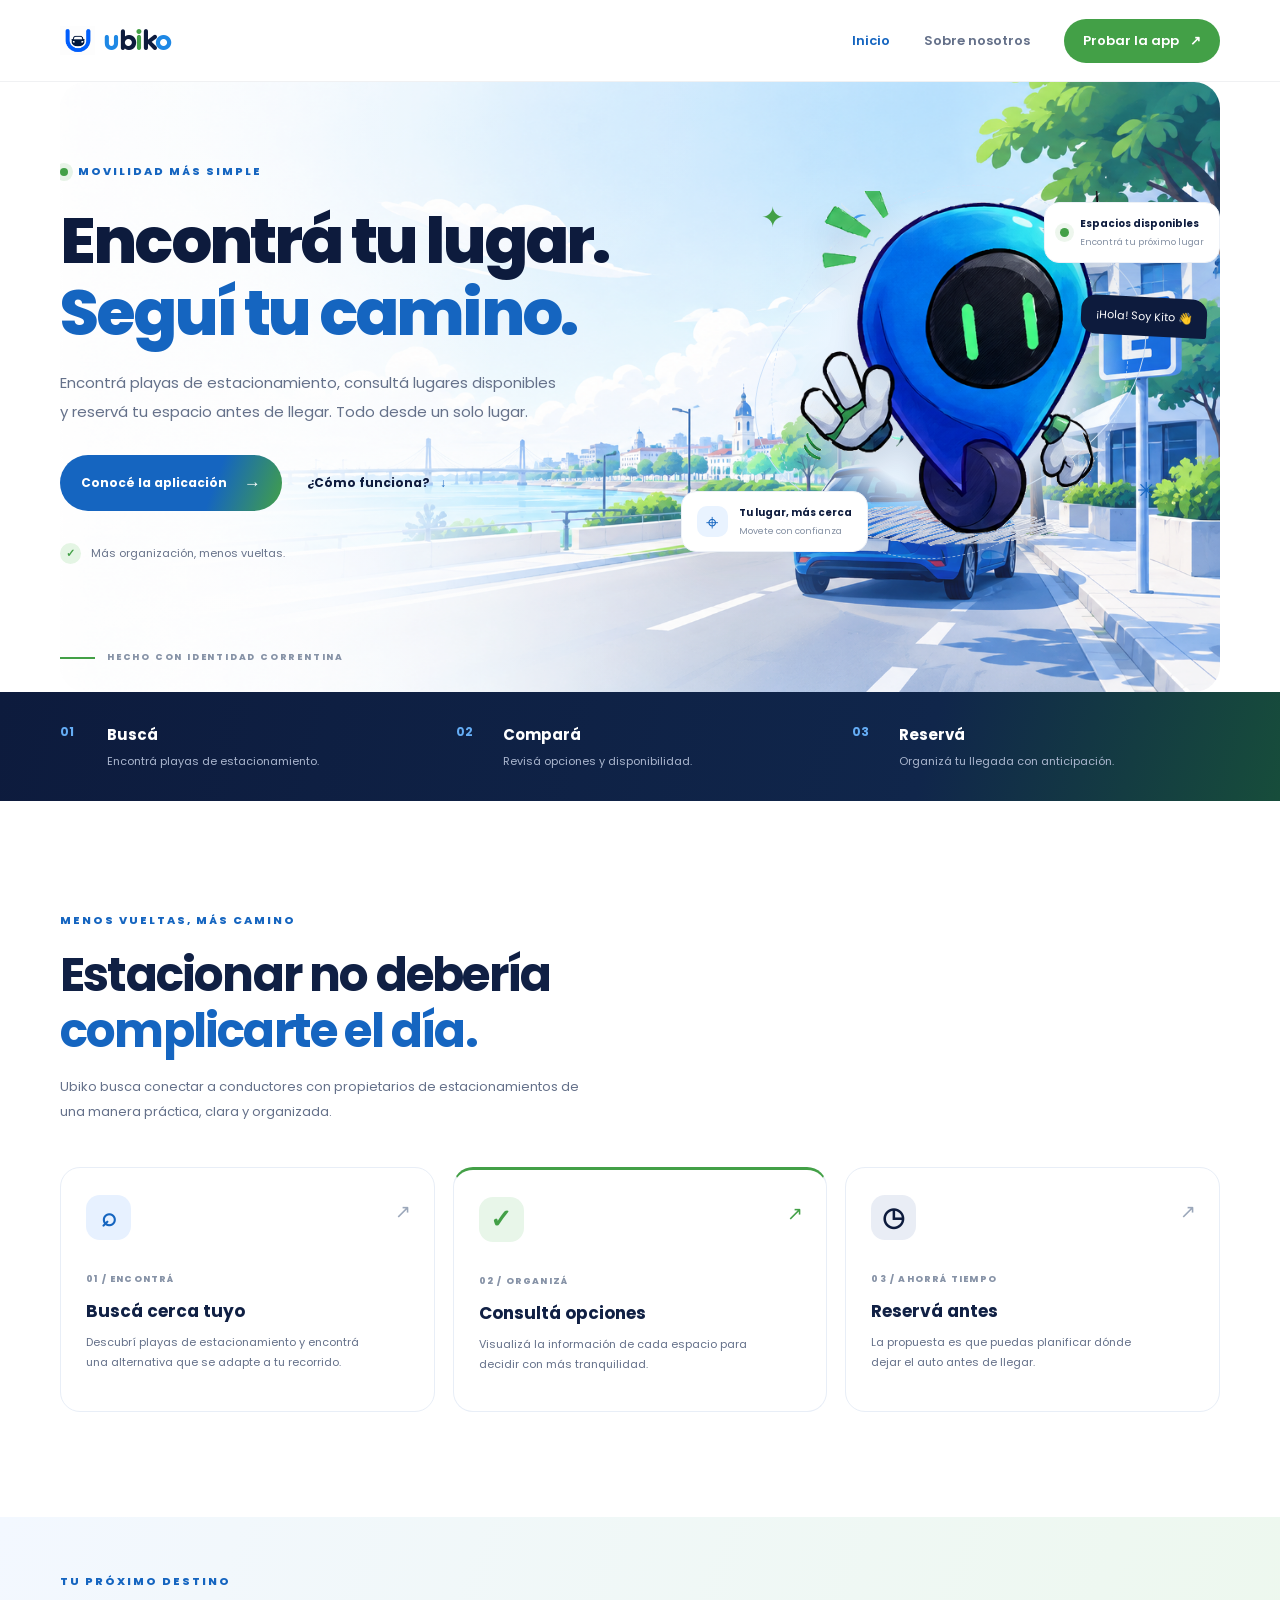
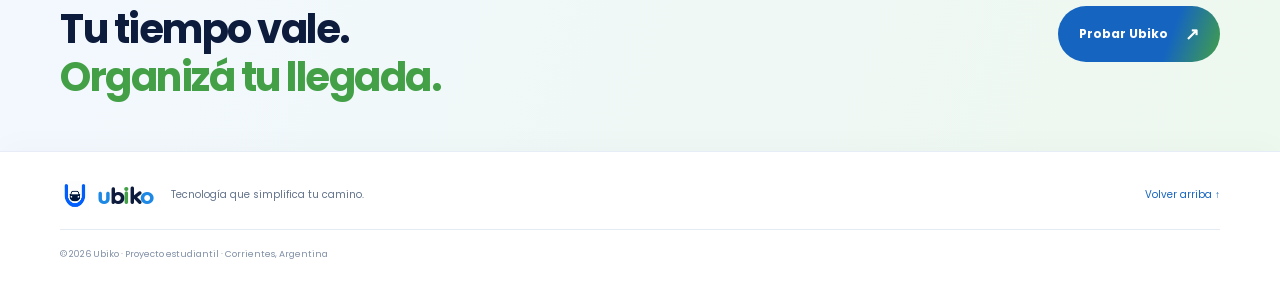
<file: index.html>
<!doctype html>
<html lang="es">
<head>
  <meta charset="utf-8">
  <meta name="viewport" content="width=device-width, initial-scale=1">
  <meta name="theme-color" content="#0D1B3D">
  <meta name="description" content="Ubiko conecta conductores con playas de estacionamiento. Tecnología que simplifica tu camino.">
  <title>Inicio | Ubiko</title>
  <link rel="icon" type="image/png" href="assets/ubiko-icono.png">
  <link rel="preconnect" href="https://fonts.googleapis.com">
  <link rel="preconnect" href="https://fonts.gstatic.com" crossorigin>
  <link href="https://fonts.googleapis.com/css2?family=Poppins:wght@400;500;600;700;800&display=swap" rel="stylesheet">
  <link rel="stylesheet" href="styles.css">
</head>
<body data-page="home">
  <div class="page-loader" id="page-loader" aria-label="Cargando Ubiko">
    <div class="loader-brand" aria-label="Ubiko"><span class="logo-u">u</span><span class="logo-b">b</span><span class="logo-i">i</span><span class="logo-k">k</span><span class="logo-o">o</span></div>
    <div class="loader-scene">
      <div class="loader-road"><i></i><i></i><i></i></div>
      <div class="loader-kito-wrap">
        <img src="assets/kito-loading-render.png" class="loader-kito" alt="">
        <span class="loader-wheel wheel-left"></span><span class="loader-wheel wheel-right"></span>
      </div>
    </div>
    <p class="loader-caption">Preparando tu camino<span class="loading-dots">...</span></p>
    <div class="loader-progress"><span></span></div>
  </div>
  <header class="site-header">
    <a class="brand" href="index.html" aria-label="Ubiko, ir al inicio">
      <img src="assets/ubiko-icono.png" alt="" class="brand-mark">
      <span class="wordmark" aria-label="Ubiko"><span class="logo-u">u</span><span class="logo-b">b</span><span class="logo-i">i</span><span class="logo-k">k</span><span class="logo-o">o</span></span>
    </a>
    <button class="menu-toggle" aria-label="Abrir menú" aria-expanded="false"><span></span><span></span><span></span></button>
    <nav class="nav-links" aria-label="Navegación principal">
      <a class="nav-link active" href="index.html">Inicio</a>
      <a class="nav-link " href="nosotros.html">Sobre nosotros</a>
      <a class="nav-link nav-cta " href="probar.html">Probar la app <span aria-hidden="true">↗</span></a>
    </nav>
  </header>

  <main>
    <section class="hero section-wrap" id="inicio">
      <div class="hero-copy reveal">
        <div class="eyebrow"><span class="eyebrow-dot"></span> MOVILIDAD MÁS SIMPLE</div>
        <h1>Encontrá tu lugar.<br><span>Seguí tu camino.</span></h1>
        <p class="hero-description">Encontrá playas de estacionamiento, consultá lugares disponibles y reservá tu espacio antes de llegar. Todo desde un solo lugar.</p>
        <div class="hero-actions"><a class="button button-primary" href="probar.html">Conocé la aplicación <span>→</span></a><a class="text-link" href="#como-funciona">¿Cómo funciona? <span>↓</span></a></div>
        <div class="hero-proof"><span class="proof-icon">✓</span><span>Más organización, menos vueltas.</span></div>
      </div>
      <div class="hero-visual reveal">
        <div class="orbit orbit-one"></div><div class="orbit orbit-two"></div><div class="blue-glow"></div>
        <div class="floating-card card-available"><span class="status-dot"></span><div><strong>Espacios disponibles</strong><small>Encontrá tu próximo lugar</small></div></div>
        <div class="mascot-stage"><img class="mascot" src="assets/kito-full.png" alt="Kito saludando con su mano, la mascota de Ubiko"><span class="mascot-shadow"></span></div>
        <div class="floating-card card-location"><span class="pin-mini">⌖</span><div><strong>Tu lugar, más cerca</strong><small>Movete con confianza</small></div></div>
        <div class="spark spark-a">✦</div><div class="spark spark-b">✳</div><div class="speech-bubble" id="mascot-bubble">¡Hola! Soy Kito 👋</div>
      </div>
      <div class="hero-bottom-note"><span class="line"></span> HECHO CON IDENTIDAD CORRENTINA</div>
    </section>
    <section class="problem-strip"><div class="section-wrap strip-inner">
      <div><span class="strip-number">01</span><strong>Buscá</strong><p>Encontrá playas de estacionamiento.</p></div>
      <div><span class="strip-number">02</span><strong>Compará</strong><p>Revisá opciones y disponibilidad.</p></div>
      <div><span class="strip-number">03</span><strong>Reservá</strong><p>Organizá tu llegada con anticipación.</p></div>
    </div></section>
    <section class="features section-wrap" id="como-funciona">
      <div class="section-heading reveal"><span class="eyebrow">MENOS VUELTAS, MÁS CAMINO</span><h2>Estacionar no debería<br><span>complicarte el día.</span></h2><p>Ubiko busca conectar a conductores con propietarios de estacionamientos de una manera práctica, clara y organizada.</p></div>
      <div class="feature-grid">
        <article class="feature-card reveal"><div class="feature-icon blue">⌕</div><span class="feature-index">01 / ENCONTRÁ</span><h3>Buscá cerca tuyo</h3><p>Descubrí playas de estacionamiento y encontrá una alternativa que se adapte a tu recorrido.</p><div class="feature-arrow">↗</div></article>
        <article class="feature-card reveal"><div class="feature-icon green">✓</div><span class="feature-index">02 / ORGANIZÁ</span><h3>Consultá opciones</h3><p>Visualizá la información de cada espacio para decidir con más tranquilidad.</p><div class="feature-arrow">↗</div></article>
        <article class="feature-card reveal"><div class="feature-icon navy">◷</div><span class="feature-index">03 / AHORRÁ TIEMPO</span><h3>Reservá antes</h3><p>La propuesta es que puedas planificar dónde dejar el auto antes de llegar.</p><div class="feature-arrow">↗</div></article>
      </div>
    </section>
    <section class="home-cta"><div class="section-wrap home-cta-inner reveal"><div><span class="eyebrow">TU PRÓXIMO DESTINO</span><h2>Tu tiempo vale.<br><span>Organizá tu llegada.</span></h2></div><a class="button button-primary" href="probar.html">Probar Ubiko <span>↗</span></a></div></section>
  </main>

  <footer class="footer">
    <div class="section-wrap footer-inner">
      <a class="brand footer-brand" href="index.html"><img src="assets/ubiko-icono.png" alt=""><span class="wordmark" aria-label="Ubiko"><span class="logo-u">u</span><span class="logo-b">b</span><span class="logo-i">i</span><span class="logo-k">k</span><span class="logo-o">o</span></span></a>
      <p>Tecnología que simplifica tu camino.</p>
      <a href="#" class="back-top">Volver arriba ↑</a>
      <small>© 2026 Ubiko · Proyecto estudiantil · Corrientes, Argentina</small>
    </div>
  </footer>
  <script src="script.js"></script>
</body>
</html>
</file>
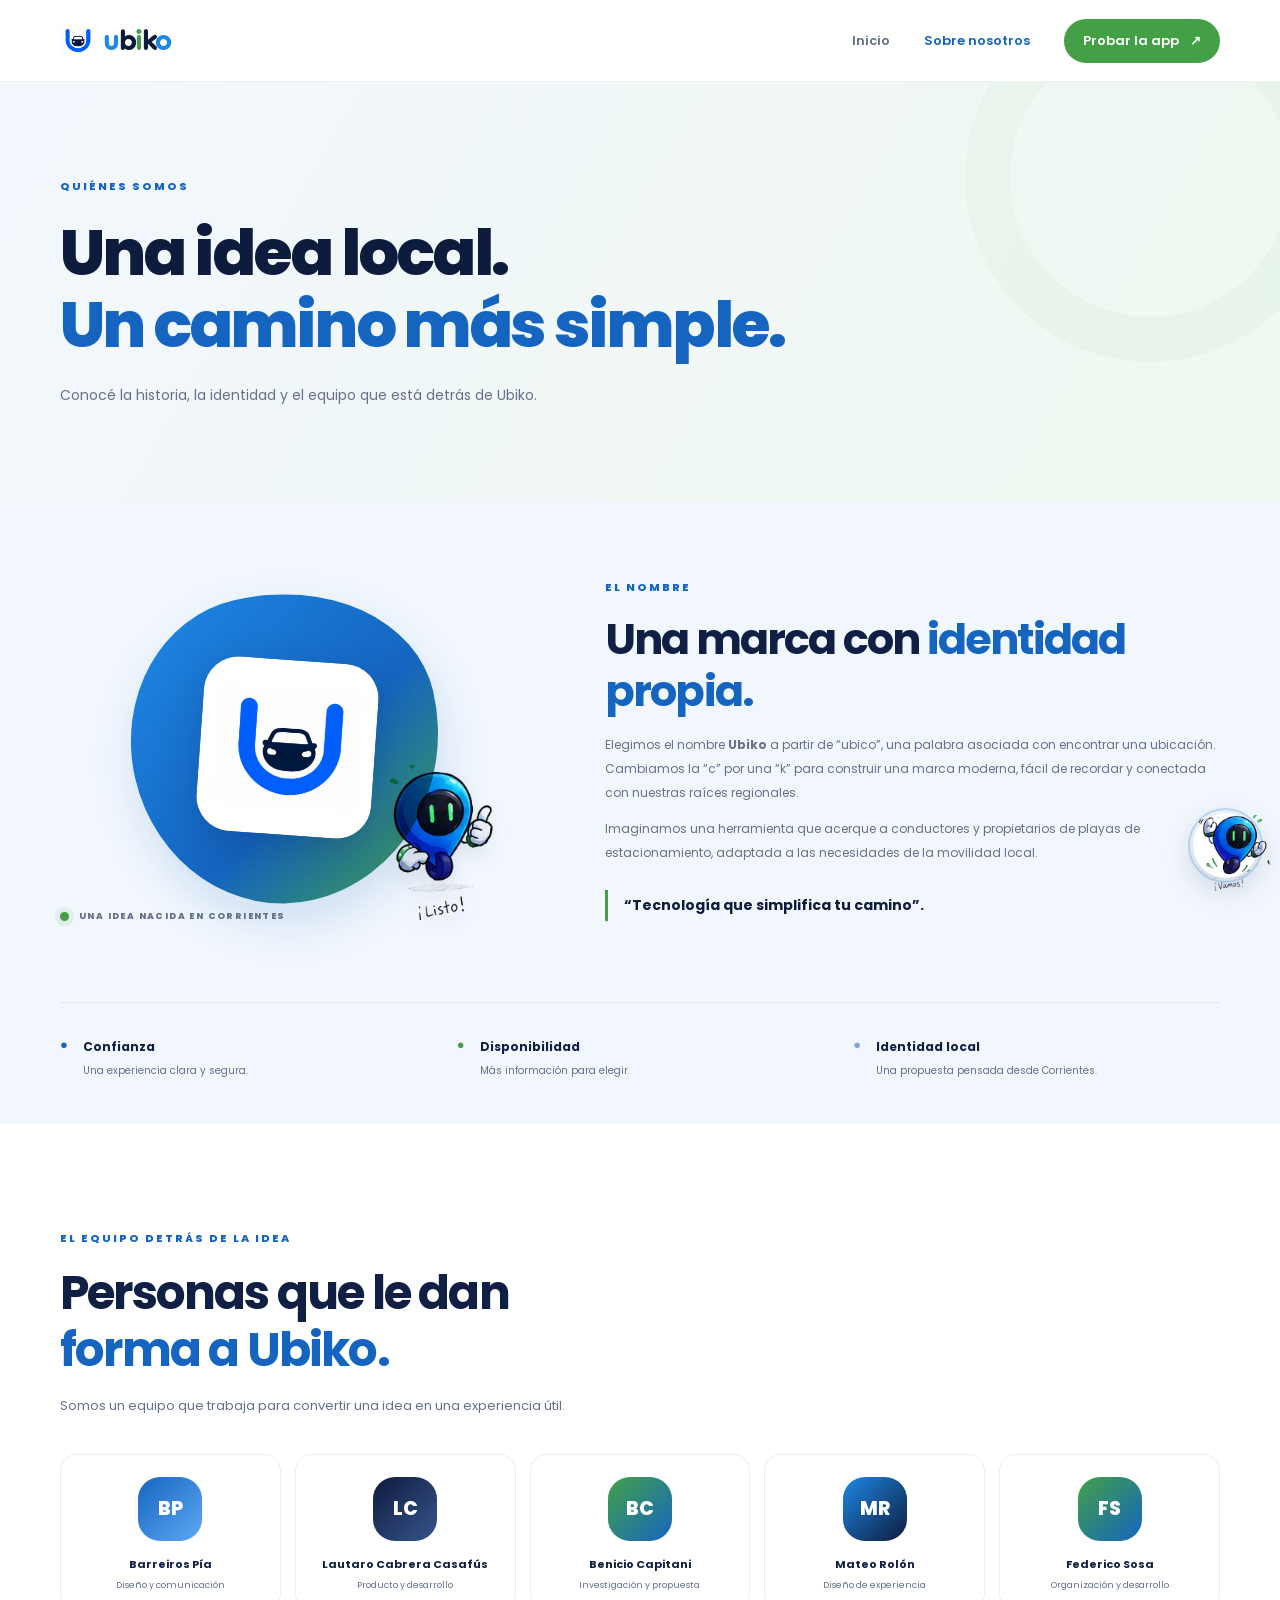
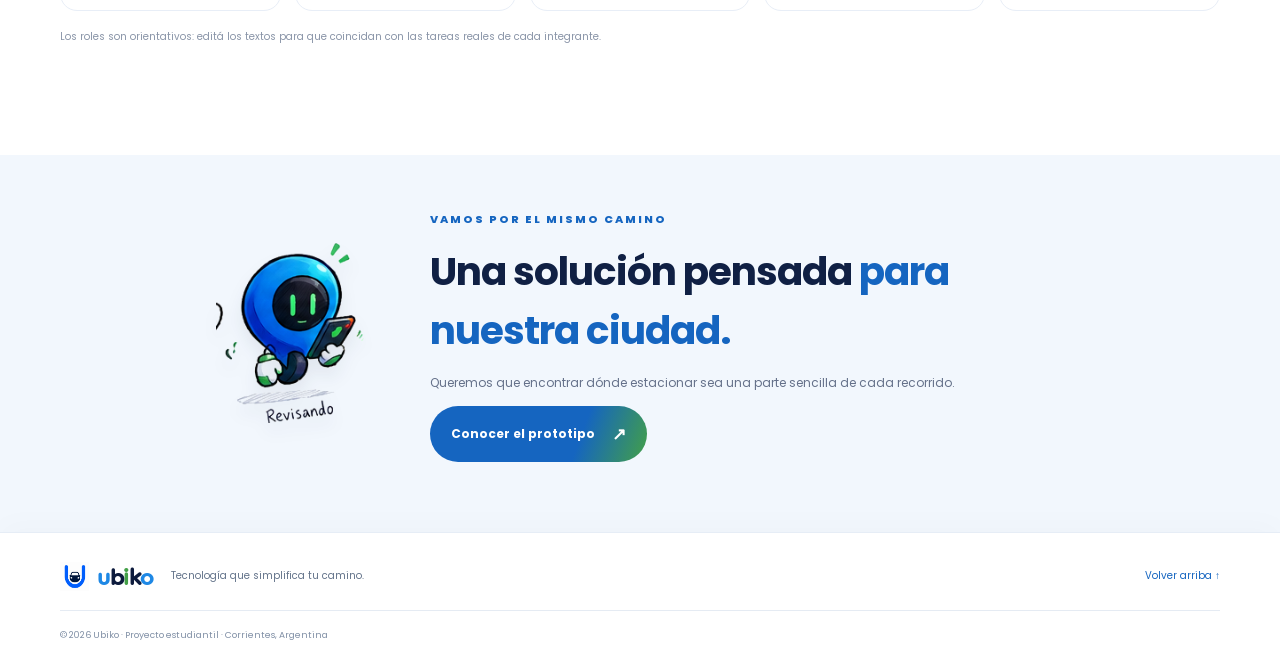
<file: nosotros.html>
<!doctype html>
<html lang="es">
<head>
  <meta charset="utf-8">
  <meta name="viewport" content="width=device-width, initial-scale=1">
  <meta name="theme-color" content="#0D1B3D">
  <meta name="description" content="Ubiko conecta conductores con playas de estacionamiento. Tecnología que simplifica tu camino.">
  <title>Sobre nosotros | Ubiko</title>
  <link rel="icon" type="image/png" href="assets/ubiko-icono.png">
  <link rel="preconnect" href="https://fonts.googleapis.com">
  <link rel="preconnect" href="https://fonts.gstatic.com" crossorigin>
  <link href="https://fonts.googleapis.com/css2?family=Poppins:wght@400;500;600;700;800&display=swap" rel="stylesheet">
  <link rel="stylesheet" href="styles.css">
</head>
<body data-page="about">
  <div class="page-loader" id="page-loader" aria-label="Cargando Ubiko">
    <div class="loader-brand" aria-label="Ubiko"><span class="logo-u">u</span><span class="logo-b">b</span><span class="logo-i">i</span><span class="logo-k">k</span><span class="logo-o">o</span></div>
    <div class="loader-scene">
      <div class="loader-road"><i></i><i></i><i></i></div>
      <div class="loader-kito-wrap">
        <img src="assets/kito-loading-render.png" class="loader-kito" alt="">
        <span class="loader-wheel wheel-left"></span><span class="loader-wheel wheel-right"></span>
      </div>
    </div>
    <p class="loader-caption">Preparando tu camino<span class="loading-dots">...</span></p>
    <div class="loader-progress"><span></span></div>
  </div>
  <header class="site-header">
    <a class="brand" href="index.html" aria-label="Ubiko, ir al inicio">
      <img src="assets/ubiko-icono.png" alt="" class="brand-mark">
      <span class="wordmark" aria-label="Ubiko"><span class="logo-u">u</span><span class="logo-b">b</span><span class="logo-i">i</span><span class="logo-k">k</span><span class="logo-o">o</span></span>
    </a>
    <button class="menu-toggle" aria-label="Abrir menú" aria-expanded="false"><span></span><span></span><span></span></button>
    <nav class="nav-links" aria-label="Navegación principal">
      <a class="nav-link " href="index.html">Inicio</a>
      <a class="nav-link active" href="nosotros.html">Sobre nosotros</a>
      <a class="nav-link nav-cta " href="probar.html">Probar la app <span aria-hidden="true">↗</span></a>
    </nav>
  </header>

  <main>
    <section class="page-intro"><div class="section-wrap reveal"><span class="eyebrow">QUIÉNES SOMOS</span><h1>Una idea local.<br><span>Un camino más simple.</span></h1><p>Conocé la historia, la identidad y el equipo que está detrás de Ubiko.</p></div></section>
    <section class="about-section about-page-section">
      <div class="section-wrap about-layout">
        <div class="about-art reveal"><div class="about-blue-shape"></div><img src="assets/ubiko-icono.png" alt="Símbolo de Ubiko" class="about-logo"><img src="assets/kito-thumbs-up.png" alt="" class="about-gesture"><div class="about-caption"><span class="caption-dot"></span> UNA IDEA NACIDA EN CORRIENTES</div></div>
        <div class="about-copy reveal"><span class="eyebrow">EL NOMBRE</span><h2>Una marca con <span>identidad propia.</span></h2><p>Elegimos el nombre <strong>Ubiko</strong> a partir de “ubico”, una palabra asociada con encontrar una ubicación. Cambiamos la “c” por una “k” para construir una marca moderna, fácil de recordar y conectada con nuestras raíces regionales.</p><p>Imaginamos una herramienta que acerque a conductores y propietarios de playas de estacionamiento, adaptada a las necesidades de la movilidad local.</p><blockquote>“Tecnología que simplifica tu camino”.</blockquote></div>
      </div>
      <div class="section-wrap values-row">
        <div><span class="value-symbol">●</span><strong>Confianza</strong><p>Una experiencia clara y segura.</p></div>
        <div><span class="value-symbol green-symbol">●</span><strong>Disponibilidad</strong><p>Más información para elegir.</p></div>
        <div><span class="value-symbol light-symbol">●</span><strong>Identidad local</strong><p>Una propuesta pensada desde Corrientes.</p></div>
      </div>
    </section>
    <section class="team section-wrap">
      <div class="section-heading reveal"><span class="eyebrow">EL EQUIPO DETRÁS DE LA IDEA</span><h2>Personas que le dan<br><span>forma a Ubiko.</span></h2><p>Somos un equipo que trabaja para convertir una idea en una experiencia útil.</p></div>
      <div class="team-grid">
        <article class="team-card reveal"><div class="avatar avatar-a">BP</div><h3>Barreiros Pía</h3><p>Diseño y comunicación</p></article>
        <article class="team-card reveal"><div class="avatar avatar-b">LC</div><h3>Lautaro Cabrera Casafús</h3><p>Producto y desarrollo</p></article>
        <article class="team-card reveal"><div class="avatar avatar-c">BC</div><h3>Benicio Capitani</h3><p>Investigación y propuesta</p></article>
        <article class="team-card reveal"><div class="avatar avatar-d">MR</div><h3>Mateo Rolón</h3><p>Diseño de experiencia</p></article>
        <article class="team-card reveal"><div class="avatar avatar-e">FS</div><h3>Federico Sosa</h3><p>Organización y desarrollo</p></article>
      </div><p class="team-note">Los roles son orientativos: editá los textos para que coincidan con las tareas reales de cada integrante.</p>
    </section>
    <section class="about-bottom"><div class="section-wrap reveal"><img src="assets/kito-phone.png" alt="Kito sosteniendo un celular" class="about-kito"><div><span class="eyebrow">VAMOS POR EL MISMO CAMINO</span><h2>Una solución pensada <span>para nuestra ciudad.</span></h2><p>Queremos que encontrar dónde estacionar sea una parte sencilla de cada recorrido.</p><a class="button button-primary" href="probar.html">Conocer el prototipo <span>↗</span></a></div></div></section>
  </main>

  <footer class="footer">
    <div class="section-wrap footer-inner">
      <a class="brand footer-brand" href="index.html"><img src="assets/ubiko-icono.png" alt=""><span class="wordmark" aria-label="Ubiko"><span class="logo-u">u</span><span class="logo-b">b</span><span class="logo-i">i</span><span class="logo-k">k</span><span class="logo-o">o</span></span></a>
      <p>Tecnología que simplifica tu camino.</p>
      <a href="#" class="back-top">Volver arriba ↑</a>
      <small>© 2026 Ubiko · Proyecto estudiantil · Corrientes, Argentina</small>
    </div>
  </footer>
  <button class="kito-help" id="kito-help" aria-label="Hablar con Kito"><img src="assets/kito-wave.png" alt=""><span class="help-pulse"></span></button>
  <div class="toast" id="kito-toast" role="status" aria-live="polite">¡Estoy acá para guiarte!</div>
  <script src="script.js"></script>
</body>
</html>
</file>
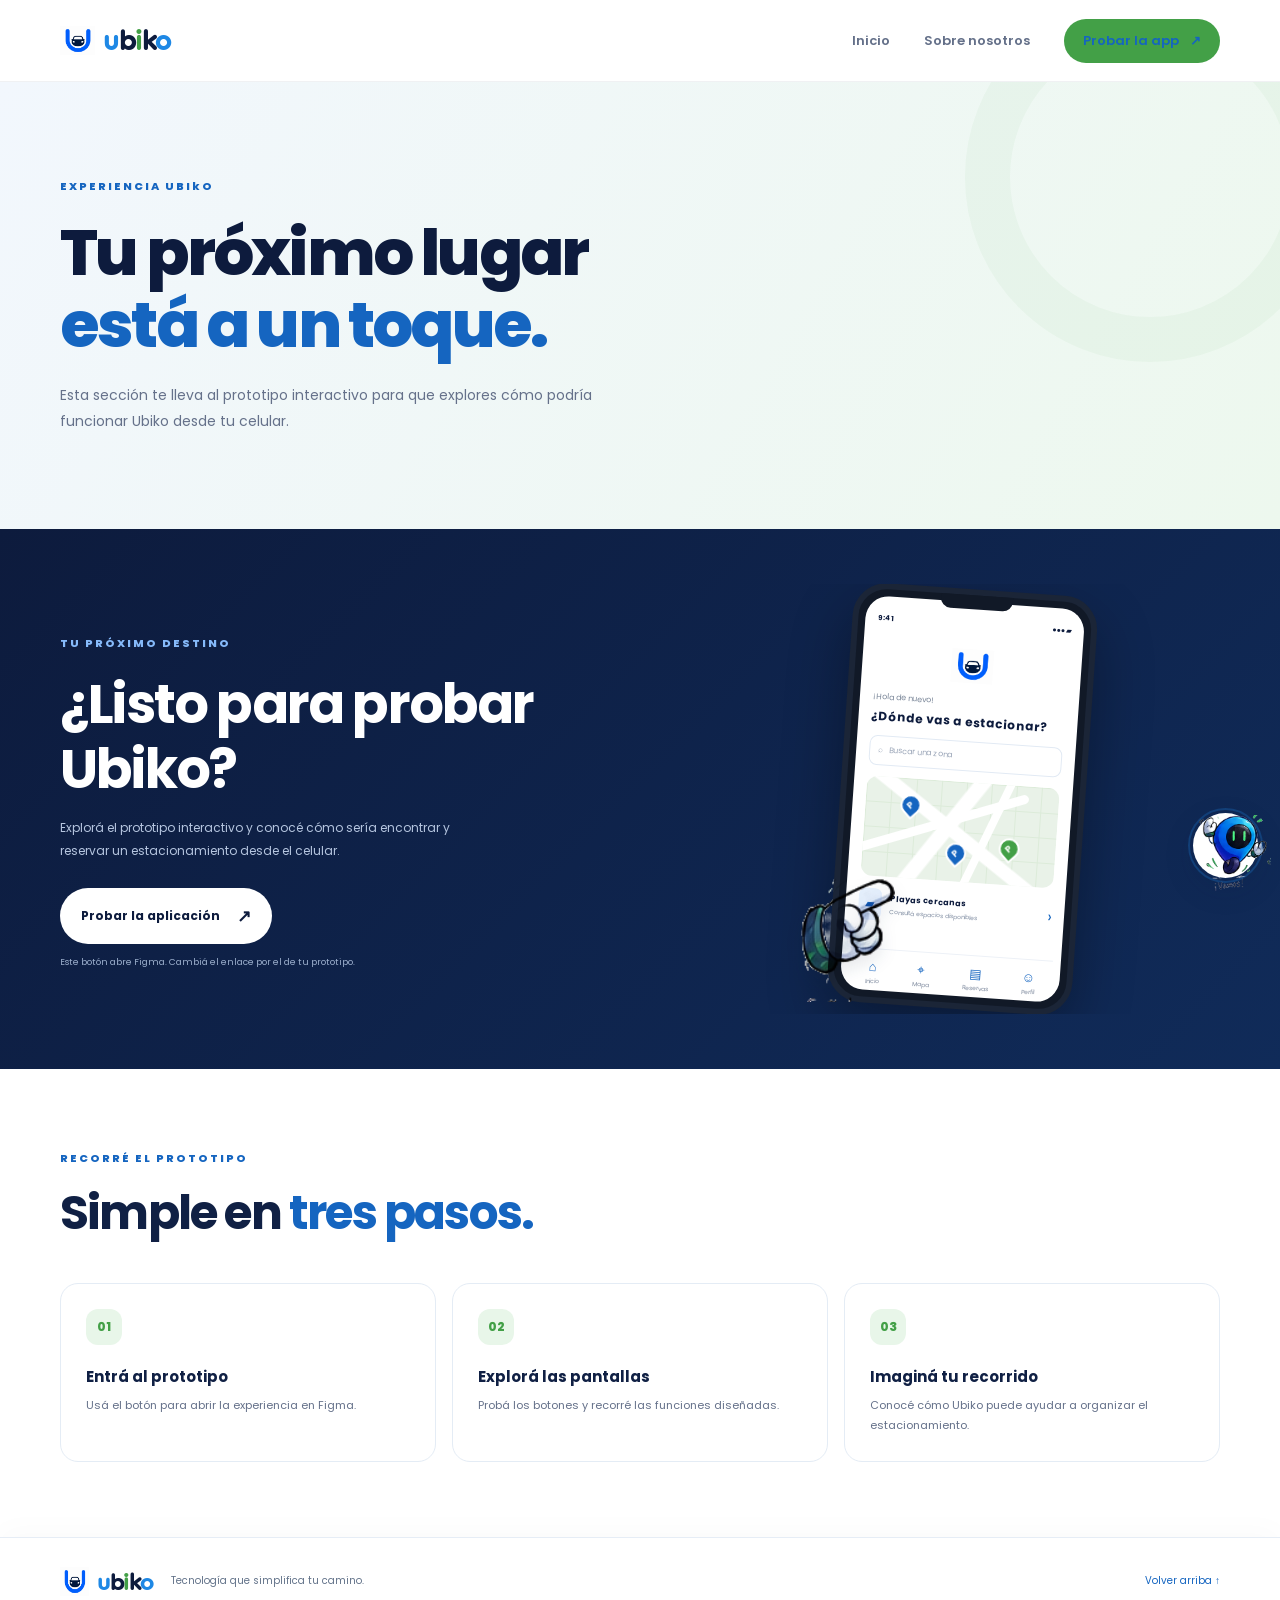
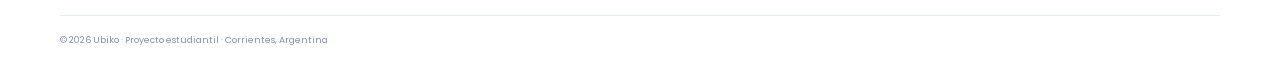
<file: probar.html>
<!doctype html>
<html lang="es">
<head>
  <meta charset="utf-8">
  <meta name="viewport" content="width=device-width, initial-scale=1">
  <meta name="theme-color" content="#0D1B3D">
  <meta name="description" content="Ubiko conecta conductores con playas de estacionamiento. Tecnología que simplifica tu camino.">
  <title>Probar la app | Ubiko</title>
  <link rel="icon" type="image/png" href="assets/ubiko-icono.png">
  <link rel="preconnect" href="https://fonts.googleapis.com">
  <link rel="preconnect" href="https://fonts.gstatic.com" crossorigin>
  <link href="https://fonts.googleapis.com/css2?family=Poppins:wght@400;500;600;700;800&display=swap" rel="stylesheet">
  <link rel="stylesheet" href="styles.css">
</head>
<body data-page="try">
  <div class="page-loader" id="page-loader" aria-label="Cargando Ubiko">
    <div class="loader-brand" aria-label="Ubiko"><span class="logo-u">u</span><span class="logo-b">b</span><span class="logo-i">i</span><span class="logo-k">k</span><span class="logo-o">o</span></div>
    <div class="loader-scene">
      <div class="loader-road"><i></i><i></i><i></i></div>
      <div class="loader-kito-wrap">
        <img src="assets/kito-loading-render.png" class="loader-kito" alt="">
        <span class="loader-wheel wheel-left"></span><span class="loader-wheel wheel-right"></span>
      </div>
    </div>
    <p class="loader-caption">Preparando tu camino<span class="loading-dots">...</span></p>
    <div class="loader-progress"><span></span></div>
  </div>
  <header class="site-header">
    <a class="brand" href="index.html" aria-label="Ubiko, ir al inicio">
      <img src="assets/ubiko-icono.png" alt="" class="brand-mark">
      <span class="wordmark" aria-label="Ubiko"><span class="logo-u">u</span><span class="logo-b">b</span><span class="logo-i">i</span><span class="logo-k">k</span><span class="logo-o">o</span></span>
    </a>
    <button class="menu-toggle" aria-label="Abrir menú" aria-expanded="false"><span></span><span></span><span></span></button>
    <nav class="nav-links" aria-label="Navegación principal">
      <a class="nav-link " href="index.html">Inicio</a>
      <a class="nav-link " href="nosotros.html">Sobre nosotros</a>
      <a class="nav-link nav-cta active" href="probar.html">Probar la app <span aria-hidden="true">↗</span></a>
    </nav>
  </header>

  <main>
    <section class="page-intro try-intro"><div class="section-wrap reveal"><span class="eyebrow">EXPERIENCIA UBIkO</span><h1>Tu próximo lugar<br><span>está a un toque.</span></h1><p>Esta sección te lleva al prototipo interactivo para que explores cómo podría funcionar Ubiko desde tu celular.</p></div></section>
    <section class="try-section try-page-section"><div class="section-wrap try-panel reveal">
      <div class="try-copy"><span class="eyebrow">TU PRÓXIMO DESTINO</span><h2>¿Listo para probar<br>Ubiko?</h2><p>Explorá el prototipo interactivo y conocé cómo sería encontrar y reservar un estacionamiento desde el celular.</p>
      <!-- Reemplazá el enlace por el enlace público de tu prototipo de Figma. -->
      <a class="button button-white" href="https://www.figma.com/design/L4GkoKW8YrJeuP19ASzwZv/Sin-t%C3%ADtulo?t=JC5SqTIou1y3prZG-1" target="_blank" rel="noopener noreferrer">Probar la aplicación <span>↗</span></a><small class="prototype-note">Este botón abre Figma. Cambiá el enlace por el de tu prototipo.</small></div>
      <div class="phone-mockup" aria-label="Vista ilustrativa de la aplicación Ubiko"><div class="phone-speaker"></div><div class="phone-screen">
        <div class="phone-top"><span>9:41</span><span>●●● ▰</span></div><img src="assets/ubiko-icono.png" alt="" class="phone-app-icon"><span class="phone-greeting">¡Hola de nuevo!</span><strong class="phone-title">¿Dónde vas a estacionar?</strong><div class="phone-search">⌕ &nbsp; Buscar una zona</div>
        <div class="phone-map"><div class="map-road road-one"></div><div class="map-road road-two"></div><span class="map-pin pin-one">P</span><span class="map-pin pin-two">P</span><span class="map-pin pin-three">P</span></div>
        <div class="phone-result"><span class="mini-car">▰</span><div><strong>Playas cercanas</strong><small>Consultá espacios disponibles</small></div><span class="result-arrow">›</span></div>
        <div class="phone-tabbar"><span>⌂<small>Inicio</small></span><span>⌖<small>Mapa</small></span><span>▤<small>Reservas</small></span><span>☺<small>Perfil</small></span></div>
      </div></div><div class="try-decoration">UBIKO<span>®</span></div><img src="assets/kito-point-hand.png" alt="" class="try-kito-point">
    </div></section>
    <section class="prototype-steps section-wrap"><div class="section-heading reveal"><span class="eyebrow">RECORRÉ EL PROTOTIPO</span><h2>Simple en <span>tres pasos.</span></h2></div><div class="steps-grid">
      <div class="step-card reveal"><span>01</span><h3>Entrá al prototipo</h3><p>Usá el botón para abrir la experiencia en Figma.</p></div>
      <div class="step-card reveal"><span>02</span><h3>Explorá las pantallas</h3><p>Probá los botones y recorré las funciones diseñadas.</p></div>
      <div class="step-card reveal"><span>03</span><h3>Imaginá tu recorrido</h3><p>Conocé cómo Ubiko puede ayudar a organizar el estacionamiento.</p></div>
    </div></section>
  </main>

  <footer class="footer">
    <div class="section-wrap footer-inner">
      <a class="brand footer-brand" href="index.html"><img src="assets/ubiko-icono.png" alt=""><span class="wordmark" aria-label="Ubiko"><span class="logo-u">u</span><span class="logo-b">b</span><span class="logo-i">i</span><span class="logo-k">k</span><span class="logo-o">o</span></span></a>
      <p>Tecnología que simplifica tu camino.</p>
      <a href="#" class="back-top">Volver arriba ↑</a>
      <small>© 2026 Ubiko · Proyecto estudiantil · Corrientes, Argentina</small>
    </div>
  </footer>
  <button class="kito-help" id="kito-help" aria-label="Hablar con Kito"><img src="assets/kito-wave.png" alt=""><span class="help-pulse"></span></button>
  <div class="toast" id="kito-toast" role="status" aria-live="polite">¡Estoy acá para guiarte!</div>
  <script src="script.js"></script>
</body>
</html>
</file>
<file: styles.css>
@font-face{font-family:Frankfurter;src:url("assets/Frankfurter-Medium.ttf") format("truetype");font-display:swap}
:root{--blue:#1565C0;--bright:#1E88E5;--navy:#0D1B3D;--green:#43A047;--ink:#102044;--muted:#65718a;--pale:#f2f7fd;--white:#fff;--radius:24px;--shadow:0 18px 50px rgba(13,27,61,.11)}
*{box-sizing:border-box}html{scroll-behavior:smooth;scroll-padding-top:90px}body{margin:0;color:var(--ink);font-family:Poppins,Arial,sans-serif;background:#fff;overflow-x:hidden}a{color:inherit;text-decoration:none}button{font:inherit}.section-wrap{width:min(1160px,calc(100% - 48px));margin-inline:auto}.site-header{height:82px;display:flex;align-items:center;justify-content:space-between;padding:0 max(24px,calc((100vw - 1160px)/2));position:sticky;top:0;background:rgba(255,255,255,.9);backdrop-filter:blur(16px);z-index:20;border-bottom:1px solid rgba(13,27,61,.06)}.brand{display:flex;align-items:center;gap:8px;font-family:Frankfurter,Poppins,sans-serif;font-size:31px;letter-spacing:-1.5px;color:var(--blue)}.brand-mark{width:35px;height:35px;object-fit:contain}.brand-green{color:var(--green)}.nav-links{display:flex;align-items:center;gap:34px;font-size:13px;font-weight:600}.nav-link{color:#647089;transition:color .2s}.nav-link:hover,.nav-link.active{color:var(--blue)}.nav-cta{background:var(--navy);color:#fff;padding:12px 19px;border-radius:999px}.nav-cta:hover{background:var(--blue);color:#fff}.nav-cta span{margin-left:8px}.menu-toggle{display:none;border:0;background:none;padding:8px}.menu-toggle span{display:block;width:24px;height:2px;background:var(--navy);margin:5px;border-radius:3px}
.hero{min-height:610px;display:grid;grid-template-columns:1.05fr .95fr;align-items:center;gap:25px;position:relative;padding-top:40px;padding-bottom:70px;isolation:isolate;overflow:hidden;border-radius:26px}.hero::before{content:"";position:absolute;inset:0;z-index:-1;background:url("assets/fondo-ciudad-auto.png") center center/cover no-repeat;opacity:.92;pointer-events:none}.hero::after{content:"";position:absolute;inset:0;z-index:-1;background:linear-gradient(90deg,rgba(255,255,255,.5) 0%,rgba(255,255,255,.12) 42%,rgba(255,255,255,0) 72%);pointer-events:none}.hero-copy{position:relative;z-index:2;padding-bottom:22px}.eyebrow{font-size:11px;font-weight:800;letter-spacing:2px;color:var(--blue);display:inline-flex;align-items:center;gap:10px}.eyebrow-dot{height:8px;width:8px;background:var(--green);border-radius:50%;box-shadow:0 0 0 5px rgba(67,160,71,.12)}h1,h2,h3,p{margin-top:0}h1{font-size:clamp(40px,5vw,66px);line-height:1.13;letter-spacing:-2.8px;margin:22px 0 20px;font-weight:800;color:var(--navy)}h1 span,h2 span{color:var(--blue)}.hero-description{max-width:505px;font-size:15px;line-height:1.9;color:var(--muted)}.hero-actions{display:flex;align-items:center;gap:25px;margin-top:29px;flex-wrap:wrap}.button{display:inline-flex;align-items:center;gap:17px;border-radius:999px;padding:15px 21px;font-size:12px;font-weight:700;transition:transform .2s,box-shadow .2s,background .2s}.button:hover{transform:translateY(-3px);box-shadow:0 12px 25px #1565c033}.button-primary{background:var(--blue);color:white}.button-primary:hover{background:var(--bright)}.button span{font-size:17px}.text-link{font-size:12px;font-weight:700;color:var(--navy)}.text-link span{color:var(--blue);margin-left:7px}.hero-proof{display:flex;align-items:center;gap:10px;margin-top:32px;color:#68738a;font-size:11px}.proof-icon{width:21px;height:21px;display:grid;place-items:center;border-radius:50%;background:#e5f5e6;color:var(--green);font-weight:800}.hero-visual{height:490px;position:relative;display:grid;place-items:center}.blue-glow{position:absolute;width:350px;height:350px;border-radius:50%;background:radial-gradient(circle,#e3f2ff 0%,#eaf5ff 48%,transparent 72%);animation:glow 5s ease-in-out infinite}.orbit{position:absolute;border:1px solid #cfe2f9;border-radius:50%;transform:rotate(-20deg)}.orbit-one{width:405px;height:270px}.orbit-two{width:340px;height:390px;transform:rotate(35deg);border-style:dashed;opacity:.75}.mascot-stage{position:relative;z-index:2;animation:float 4s ease-in-out infinite}.mascot{width:265px;height:350px;object-fit:contain;filter:drop-shadow(0 22px 16px rgba(13,27,61,.17));mix-blend-mode:multiply}.mascot-shadow{position:absolute;bottom:1px;left:20%;width:60%;height:17px;background:#0d1b3d1b;filter:blur(9px);border-radius:50%;animation:shadow 4s ease-in-out infinite}.floating-card{position:absolute;z-index:4;background:#fff;border:1px solid #edf1f7;border-radius:15px;box-shadow:var(--shadow);display:flex;gap:11px;align-items:center;padding:13px 15px;animation:cardFloat 5s ease-in-out infinite}.floating-card strong,.floating-card small{display:block}.floating-card strong{font-size:10px;color:var(--navy)}.floating-card small{font-size:9px;color:#8490a3;margin-top:4px}.card-available{top:75px;right:0}.card-location{bottom:65px;left:0;animation-delay:-2.5s}.status-dot,.caption-dot{width:9px;height:9px;background:var(--green);border-radius:50%;box-shadow:0 0 0 5px #43a04718}.pin-mini{display:grid;place-items:center;width:31px;height:31px;border-radius:10px;background:#e9f3ff;color:var(--blue);font-size:22px}.spark{position:absolute;color:var(--green);font-size:28px}.spark-a{top:70px;left:80px;animation:twinkle 2s infinite}.spark-b{bottom:110px;right:65px;color:var(--blue);font-size:22px;animation:twinkle 2.5s infinite}.speech-bubble{position:absolute;right:13px;top:170px;z-index:5;background:var(--navy);color:white;padding:11px 15px;border-radius:15px 15px 3px 15px;font-size:11px;box-shadow:var(--shadow);transform:rotate(3deg);animation:bubble 4s ease-in-out infinite}.hero-bottom-note{position:absolute;bottom:28px;left:0;display:flex;align-items:center;gap:12px;font-size:9px;font-weight:800;letter-spacing:1.8px;color:#8793a7}.hero-bottom-note .line{width:35px;height:2px;background:var(--green)}
.problem-strip{background:var(--navy);color:white}.strip-inner{display:grid;grid-template-columns:repeat(3,1fr);padding-block:30px;gap:28px}.strip-inner>div{position:relative;padding-left:47px}.strip-number{position:absolute;left:0;top:1px;color:#65adf5;font-size:12px;font-weight:700}.strip-inner strong{font-size:15px}.strip-inner p{margin:5px 0 0;color:#aab6ce;font-size:11px;line-height:1.7}
.features{padding-block:105px}.section-heading{max-width:640px;margin-bottom:42px}.section-heading h2,.about-copy h2,.try-copy h2{font-size:clamp(33px,4vw,47px);line-height:1.2;letter-spacing:-1.8px;margin:16px 0}.section-heading p{max-width:520px;color:var(--muted);font-size:13px;line-height:1.9}.feature-grid{display:grid;grid-template-columns:repeat(3,1fr);gap:18px}.feature-card{padding:27px 25px 30px;border:1px solid #e8eef7;border-radius:20px;position:relative;transition:transform .25s,box-shadow .25s;min-height:245px;background:#fff}.feature-card:hover{transform:translateY(-7px);box-shadow:var(--shadow)}.feature-icon{width:45px;height:45px;display:grid;place-items:center;border-radius:14px;font-size:26px;font-weight:600;margin-bottom:24px}.feature-icon.blue{background:#e7f1ff;color:var(--blue)}.feature-icon.green{background:#e8f6e9;color:var(--green)}.feature-icon.navy{background:#e9edf5;color:var(--navy)}.feature-index{font-size:9px;font-weight:800;letter-spacing:1.2px;color:#8793a7}.feature-card h3{font-size:17px;margin:9px 0}.feature-card p{font-size:11px;color:var(--muted);line-height:1.8;margin:0;max-width:280px}.feature-arrow{position:absolute;right:23px;top:29px;color:#9ba7ba;font-size:19px}
.about-section{background:var(--pale);padding:85px 0 45px;overflow:hidden}.about-layout{display:grid;grid-template-columns:.85fr 1.15fr;align-items:center;gap:90px}.about-art{height:360px;position:relative;display:grid;place-items:center}.about-blue-shape{position:absolute;width:310px;height:310px;background:linear-gradient(145deg,#1e88e5,#0d1b3d);border-radius:44% 56% 53% 47% / 49% 43% 57% 51%;transform:rotate(-13deg);box-shadow:0 20px 45px #1565c029}.about-logo{position:relative;width:175px;height:175px;object-fit:contain;background:white;border-radius:35px;padding:15px;box-shadow:0 15px 40px #00194d36;transform:rotate(4deg)}.about-caption{position:absolute;bottom:4px;left:0;display:flex;align-items:center;gap:10px;font-size:9px;letter-spacing:1.4px;font-weight:800;color:#63718a}.about-copy h2{font-size:clamp(31px,3.5vw,43px)}.about-copy p{font-size:12px;line-height:2;color:var(--muted)}.about-copy blockquote{margin:25px 0 0;border-left:3px solid var(--green);padding:5px 0 5px 16px;color:var(--navy);font-size:14px;font-weight:700}.values-row{display:grid;grid-template-columns:repeat(3,1fr);gap:30px;margin-top:75px;padding-top:30px;border-top:1px solid #dfe8f4}.values-row>div{position:relative;padding-left:23px}.value-symbol{position:absolute;left:0;top:2px;color:var(--blue);font-size:13px}.green-symbol{color:var(--green)}.light-symbol{color:#83a5d8}.values-row strong{font-size:12px}.values-row p{font-size:10px;color:var(--muted);margin:5px 0 0}
.team{padding-block:100px}.team .section-heading{margin-bottom:35px}.team-grid{display:grid;grid-template-columns:repeat(5,1fr);gap:14px}.team-card{text-align:center;border:1px solid #e8eef7;border-radius:17px;padding:22px 10px 18px;transition:transform .2s,box-shadow .2s}.team-card:hover{transform:translateY(-5px);box-shadow:var(--shadow)}.avatar{height:64px;width:64px;border-radius:22px;margin:0 auto 15px;display:grid;place-items:center;font-size:19px;font-weight:800;color:white}.avatar-a{background:linear-gradient(135deg,#1565c0,#5fa9f4)}.avatar-b{background:linear-gradient(135deg,#0d1b3d,#38558e)}.avatar-c{background:linear-gradient(135deg,#43a047,#95ce8d)}.avatar-d{background:linear-gradient(135deg,#1e88e5,#0d1b3d)}.avatar-e{background:linear-gradient(135deg,#43a047,#1565c0)}.team-card h3{font-size:11px;line-height:1.5;margin-bottom:7px}.team-card p{font-size:9px;color:var(--muted);margin:0}.team-note{font-size:10px;color:#8a95a8;margin-top:18px}
.try-section{background:linear-gradient(135deg,#0d1b3d,#102b59);padding:65px 0;overflow:hidden}.try-panel{position:relative;min-height:430px;display:grid;grid-template-columns:1fr .8fr;align-items:center;color:white}.try-copy{position:relative;z-index:2;max-width:490px}.try-copy .eyebrow{color:#86bafa}.try-copy h2{font-size:clamp(38px,4.5vw,54px);color:white;margin-top:18px}.try-copy h2 span{color:#79b5ff}.try-copy p{max-width:430px;font-size:12px;line-height:1.9;color:#b5c5df}.button-white{background:white;color:var(--navy);margin-top:13px}.button-white:hover{background:#e8f2ff}.prototype-note{display:block;color:#9baecc;font-size:9px;margin-top:12px}.phone-mockup{width:245px;height:420px;justify-self:center;background:#111927;border:6px solid #1b2537;border-radius:34px;padding:7px;position:relative;z-index:2;box-shadow:0 25px 60px #0005;transform:rotate(4deg);transition:transform .3s}.phone-mockup:hover{transform:rotate(0) translateY(-5px)}.phone-speaker{position:absolute;z-index:4;width:72px;height:14px;border-radius:0 0 10px 10px;background:#111927;top:0;left:50%;transform:translateX(-50%)}.phone-screen{height:100%;background:#fff;border-radius:23px;overflow:hidden;padding:17px 13px 10px;color:var(--navy);position:relative}.phone-top{display:flex;justify-content:space-between;font-size:7px;font-weight:700}.phone-app-icon{display:block;width:42px;height:42px;object-fit:contain;margin:16px auto 10px}.phone-greeting{display:block;font-size:8px;color:#7b8799}.phone-title{display:block;font-size:12px;line-height:1.5;margin:4px 0 10px}.phone-search{border:1px solid #e2eaf4;border-radius:8px;padding:8px;color:#9ba6b8;font-size:8px}.phone-map{height:100px;background:#e9f2e8;border-radius:11px;margin-top:11px;position:relative;overflow:hidden;background-image:linear-gradient(35deg,transparent 44%,#fff 45%,#fff 51%,transparent 52%),linear-gradient(125deg,transparent 40%,#fff 41%,#fff 47%,transparent 48%),linear-gradient(90deg,#dcebd9 1px,transparent 1px),linear-gradient(#dcebd9 1px,transparent 1px);background-size:100% 100%,100% 100%,25px 25px,25px 25px}.map-road{position:absolute;background:#fff;border-radius:9px}.road-one{width:180px;height:9px;top:38px;left:-12px;transform:rotate(-20deg)}.road-two{height:130px;width:8px;left:118px;top:-10px;transform:rotate(22deg)}.map-pin{position:absolute;background:var(--blue);color:#fff;border:2px solid white;border-radius:50% 50% 50% 0;transform:rotate(-45deg);width:21px;height:21px;display:grid;place-items:center;font-size:9px;font-weight:700}.pin-one{top:16px;left:35px}.pin-two{top:53px;right:36px;background:var(--green)}.pin-three{top:61px;left:83px}.phone-result{display:flex;align-items:center;gap:8px;padding:12px 0}.mini-car{background:#e8f2ff;color:var(--blue);border-radius:7px;padding:7px;font-size:12px}.phone-result strong,.phone-result small{display:block}.phone-result strong{font-size:8px}.phone-result small{font-size:6px;color:#7f8ca1;margin-top:3px}.result-arrow{margin-left:auto;color:var(--blue)}.phone-tabbar{position:absolute;bottom:4px;left:8px;right:8px;border-top:1px solid #edf1f7;display:flex;justify-content:space-around;padding-top:8px;color:var(--blue);font-size:13px}.phone-tabbar span{text-align:center}.phone-tabbar small{display:block;font-size:6px;color:#7d899d}.try-decoration{position:absolute;right:-70px;bottom:-95px;font-family:Frankfurter,sans-serif;font-size:100px;color:#ffffff08;letter-spacing:-4px}.try-decoration span{font:20px Poppins;vertical-align:top}
.footer{background:#08142e;color:white;padding:28px 0}.footer-inner{display:grid;grid-template-columns:auto 1fr auto;align-items:center;gap:18px}.footer-brand{color:white;font-size:26px}.footer-brand img{width:29px;height:29px}.footer-inner>p{font-size:10px;color:#9eacc5;margin:0}.back-top{font-size:10px;color:#b8c7df}.footer-inner>small{grid-column:1/-1;border-top:1px solid #ffffff16;padding-top:18px;color:#7788a7;font-size:9px}
.kito-help{position:fixed;z-index:30;right:22px;bottom:22px;width:65px;height:65px;border:0;border-radius:50%;background:white;box-shadow:0 10px 30px #0d1b3d2c;cursor:pointer;display:grid;place-items:center;transition:transform .2s}.kito-help:hover{transform:scale(1.08) rotate(-5deg)}.kito-help img{width:43px;height:52px;object-fit:contain}.help-pulse{position:absolute;inset:-5px;border:2px solid #1e88e540;border-radius:50%;animation:pulse 2s infinite}.toast{position:fixed;right:25px;bottom:100px;z-index:29;background:var(--navy);color:white;border-radius:14px 14px 3px 14px;padding:13px 16px;font-size:11px;max-width:235px;box-shadow:var(--shadow);opacity:0;transform:translateY(10px);pointer-events:none;transition:.25s}.toast.show{opacity:1;transform:translateY(0)}
.reveal{opacity:0;transform:translateY(20px);transition:opacity .7s ease,transform .7s ease}.reveal.visible{opacity:1;transform:translateY(0)}
@keyframes float{0%,100%{transform:translateY(0) rotate(-2deg)}50%{transform:translateY(-13px) rotate(2deg)}}@keyframes shadow{0%,100%{transform:scale(1);opacity:.7}50%{transform:scale(.78);opacity:.35}}@keyframes cardFloat{0%,100%{transform:translateY(0)}50%{transform:translateY(-8px)}}@keyframes twinkle{0%,100%{transform:scale(1) rotate(0);opacity:.7}50%{transform:scale(1.25) rotate(20deg);opacity:1}}@keyframes bubble{0%,100%{transform:translateY(0) rotate(3deg)}50%{transform:translateY(-6px) rotate(1deg)}}@keyframes glow{0%,100%{transform:scale(1);opacity:.8}50%{transform:scale(1.08);opacity:1}}@keyframes pulse{0%{transform:scale(.9);opacity:.8}100%{transform:scale(1.25);opacity:0}}
@media(max-width:850px){.site-header{height:72px}.nav-links{gap:20px}.hero{grid-template-columns:1fr .8fr;min-height:560px}.hero-visual{transform:scale(.9);margin-inline:-20px}.mascot{width:230px}.card-available{right:-15px}.speech-bubble{right:-8px}.about-layout{gap:45px}.team-grid{grid-template-columns:repeat(3,1fr)}.team-card:nth-child(4){grid-column:1/2}.try-panel{grid-template-columns:1fr .7fr}.phone-mockup{transform:scale(.9) rotate(4deg)}}
@media(max-width:650px){.hero::before{background-position:62% center;opacity:.72}.hero::after{background:linear-gradient(180deg,rgba(255,255,255,.88) 0%,rgba(255,255,255,.7) 43%,rgba(255,255,255,.08) 100%)}.section-wrap{width:min(100% - 36px,460px)}.site-header{padding:0 18px;height:68px}.brand{font-size:27px}.brand-mark{width:31px;height:31px}.menu-toggle{display:block;cursor:pointer}.nav-links{position:absolute;top:67px;left:0;right:0;display:none;flex-direction:column;align-items:stretch;gap:0;background:white;padding:8px 18px 18px;box-shadow:0 20px 25px #0d1b3d14}.nav-links.open{display:flex}.nav-link{padding:14px 8px}.nav-cta{text-align:center;margin-top:5px}.hero{display:flex;flex-direction:column;align-items:stretch;padding-top:55px;padding-bottom:55px;gap:0}.hero-copy{padding:0}.eyebrow{font-size:9px;letter-spacing:1.5px}h1{font-size:clamp(39px,11vw,54px);letter-spacing:-2px;margin:18px 0}.hero-description{font-size:13px;line-height:1.85}.hero-actions{gap:17px;margin-top:24px}.button{padding:14px 17px;font-size:11px}.text-link{font-size:11px}.hero-proof{margin-top:24px}.hero-visual{height:365px;transform:none;margin:4px 0 0}.blue-glow{width:280px;height:280px}.orbit-one{width:315px;height:220px}.orbit-two{width:260px;height:300px}.mascot{height:285px;width:210px}.card-available{top:30px;right:-2px;padding:10px}.card-location{bottom:28px;left:-1px;padding:10px}.floating-card strong{font-size:9px}.floating-card small{font-size:8px}.speech-bubble{top:95px;right:2px;font-size:9px}.spark-a{left:20px;top:45px}.spark-b{right:18px;bottom:78px}.hero-bottom-note{bottom:10px;font-size:8px}.strip-inner{grid-template-columns:1fr;gap:22px;padding-block:28px}.strip-inner>div{padding-left:43px}.strip-inner p{font-size:10px}.features{padding-block:70px}.section-heading{margin-bottom:28px}.section-heading h2,.about-copy h2{font-size:34px;letter-spacing:-1.4px}.section-heading p{font-size:12px}.feature-grid{grid-template-columns:1fr;gap:12px}.feature-card{min-height:auto;padding:22px}.feature-icon{margin-bottom:17px}.feature-card p{max-width:none}.about-section{padding:58px 0 35px}.about-layout{grid-template-columns:1fr;gap:35px}.about-art{height:285px}.about-blue-shape{width:240px;height:240px}.about-logo{width:135px;height:135px;border-radius:28px}.about-caption{left:50%;transform:translateX(-50%);white-space:nowrap;bottom:0}.about-copy h2{font-size:33px}.about-copy p{font-size:12px}.values-row{grid-template-columns:1fr;gap:18px;margin-top:45px;padding-top:24px}.team{padding-block:70px}.team-grid{grid-template-columns:repeat(2,1fr);gap:10px}.team-card{padding:18px 9px}.team-card:last-child{grid-column:1/-1;width:calc(50% - 5px);justify-self:center}.team-card h3{font-size:11px}.try-section{padding:50px 0 38px}.try-panel{display:flex;flex-direction:column;align-items:stretch;gap:20px}.try-copy h2{font-size:43px}.try-copy p{font-size:12px}.phone-mockup{width:220px;height:380px;transform:none;align-self:center;margin:15px 0 0}.phone-mockup:hover{transform:translateY(-4px)}.try-decoration{font-size:64px;right:-10px;bottom:-38px}.footer-inner{grid-template-columns:1fr auto;gap:12px}.footer-inner>p{grid-column:1/-1;grid-row:2}.footer-inner .back-top{grid-column:2;grid-row:1}.footer-inner>small{grid-row:3}.kito-help{width:56px;height:56px;right:13px;bottom:13px}.kito-help img{width:36px;height:45px}.toast{right:14px;bottom:80px}}
@media(prefers-reduced-motion:reduce){*,*::before,*::after{animation-duration:.01ms!important;animation-iteration-count:1!important;scroll-behavior:auto!important;transition-duration:.01ms!important}.reveal{opacity:1;transform:none}}


/* --- Verde Ubiko reforzado --- */
:root{--green:#43A047}
.brand-green{color:var(--green)}
.nav-cta{background:var(--green)}
.nav-cta:hover{background:#388e3c}
.button-primary{background:linear-gradient(110deg,var(--blue) 0%,var(--blue) 68%,var(--green) 100%)}
.eyebrow-dot{background:var(--green)}
.feature-card:nth-child(2){border-top:3px solid var(--green)}
.feature-card:nth-child(2) .feature-arrow{color:var(--green)}
.problem-strip{background:linear-gradient(105deg,var(--navy) 0%,#10264b 72%,#174d3b 100%)}
.hero-proof .proof-icon{background:#e4f5e4}
.home-cta{padding:50px 0;background:linear-gradient(110deg,#f3f8ff,#edf8ee)}
.home-cta-inner{display:flex;justify-content:space-between;align-items:center;gap:25px}
.home-cta h2{font-size:clamp(28px,4vw,40px);line-height:1.2;letter-spacing:-1.5px;margin:13px 0 0;color:var(--navy)}
.home-cta h2 span{color:var(--green)}
.value-symbol.green-symbol{color:var(--green)}
.about-blue-shape{background:linear-gradient(145deg,#1e88e5 0%,#1565c0 58%,#43a047 100%)}
.avatar-c,.avatar-e{background:linear-gradient(135deg,#43a047,#1565c0)}
/* Pantalla de carga: Kito vibra como un pequeño auto sin desplazarse. */
.page-loader{position:fixed;inset:0;z-index:1000;background:#fff;display:flex;flex-direction:column;align-items:center;justify-content:center;transition:opacity .45s ease,visibility .45s ease}
.page-loader.loader-hidden{opacity:0;visibility:hidden;pointer-events:none}
.loader-brand{font-family:Frankfurter,Poppins,sans-serif;font-size:42px;letter-spacing:-2px;color:var(--blue)}
.loader-brand span{color:var(--green)}
.loader-scene{width:210px;height:125px;position:relative;display:flex;align-items:center;justify-content:center;margin:14px 0 8px}
.loader-road{position:absolute;bottom:18px;width:190px;height:3px;background:#dbe6f1;border-radius:4px;overflow:hidden}
.loader-road i{position:absolute;top:0;width:23px;height:3px;background:var(--green);border-radius:4px;animation:roadDash .65s linear infinite}
.loader-road i:nth-child(1){left:0}.loader-road i:nth-child(2){left:68px;animation-delay:-.22s}.loader-road i:nth-child(3){left:136px;animation-delay:-.44s}
.loader-kito-wrap{position:relative;width:84px;height:95px;display:flex;align-items:center;justify-content:center;animation:kitoCarBounce .42s ease-in-out infinite;transform-origin:50% 90%}
.loader-kito{width:78px;height:92px;object-fit:contain;mix-blend-mode:multiply;filter:drop-shadow(0 5px 0 #0d1b3d0c)}
.loader-wheel{position:absolute;bottom:1px;width:13px;height:13px;border:3px solid var(--navy);background:var(--green);border-radius:50%;animation:wheelWiggle .42s linear infinite}
.wheel-left{left:10px}.wheel-right{right:10px}
.loader-caption{font-size:11px;font-weight:600;color:#6f7d91;letter-spacing:.25px;margin:10px 0 18px}
.loading-dots{display:inline-block;width:20px;text-align:left;animation:dots 1s steps(4,end) infinite;overflow:hidden;vertical-align:bottom}
.loader-progress{width:120px;height:4px;border-radius:8px;background:#e8eef5;overflow:hidden}
.loader-progress span{display:block;width:35%;height:100%;border-radius:8px;background:linear-gradient(90deg,var(--blue),var(--green));animation:loaderProgress 1.15s ease-in-out infinite}
@keyframes kitoCarBounce{0%,100%{transform:translateY(1px) rotate(-1deg)}25%{transform:translateY(-3px) rotate(1.5deg)}50%{transform:translateY(0) rotate(-1.2deg)}75%{transform:translateY(-2px) rotate(1deg)}}
@keyframes wheelWiggle{0%,100%{transform:translateY(0) scaleY(1)}50%{transform:translateY(1px) scaleY(.86)}}
@keyframes roadDash{from{transform:translateX(-28px)}to{transform:translateX(205px)}}
@keyframes dots{0%{width:0}100%{width:20px}}
@keyframes loaderProgress{0%{transform:translateX(-110%)}100%{transform:translateX(390%)}}
.page-intro{background:linear-gradient(120deg,#f2f7fd 0%,#eff8f0 100%);padding:90px 0 80px;position:relative;overflow:hidden}
.page-intro:after{content:"";position:absolute;width:280px;height:280px;border:45px solid #43a0470c;border-radius:50%;right:-55px;top:-90px}
.page-intro h1{font-size:clamp(42px,6vw,64px);margin:20px 0}
.page-intro p{max-width:550px;color:var(--muted);font-size:14px;line-height:1.9}
.about-page-section{padding-top:65px}
.about-bottom{padding:50px 0 70px;background:#f2f7fd}
.about-bottom .section-wrap{display:grid;grid-template-columns:180px 1fr;gap:35px;align-items:center;max-width:850px}
.about-kito{width:150px;height:180px;object-fit:contain;mix-blend-mode:multiply;animation:float 4s ease-in-out infinite}
.about-bottom h2{font-size:clamp(28px,4vw,39px);letter-spacing:-1px;margin:12px 0}
.about-bottom p{color:var(--muted);font-size:12px;line-height:1.8}
.try-intro{background:linear-gradient(120deg,#f2f7fd,#edf8ee)}
.try-page-section{padding:55px 0}
.prototype-steps{padding-block:75px}
.steps-grid{display:grid;grid-template-columns:repeat(3,1fr);gap:16px}
.step-card{padding:25px;border:1px solid #e4ecf5;border-radius:18px;background:#fff}
.step-card>span{display:grid;place-items:center;width:36px;height:36px;border-radius:12px;background:#e8f6e9;color:var(--green);font-size:12px;font-weight:800;margin-bottom:20px}
.step-card h3{font-size:15px;margin-bottom:8px}
.step-card p{font-size:11px;color:var(--muted);line-height:1.8;margin:0}
@media(max-width:650px){.home-cta-inner{align-items:flex-start;flex-direction:column}.home-cta{padding:38px 0}.page-intro{padding:65px 0 55px}.page-intro h1{font-size:42px}.page-intro p{font-size:12px}.about-bottom .section-wrap{grid-template-columns:1fr;gap:15px;text-align:center}.about-kito{margin:auto;width:120px;height:130px}.steps-grid{grid-template-columns:1fr}.prototype-steps{padding-block:55px}.loader-scene{transform:scale(.92)}}
@media(prefers-reduced-motion:reduce){.loader-kito-wrap,.loader-wheel,.loader-road i,.loader-progress span{animation:none!important}}

/* Kito: renders adicionales integrados desde la hoja de personaje */
.loader-kito{width:92px;height:100px;object-fit:contain;mix-blend-mode:multiply}
.mascot{width:300px;height:365px;object-fit:contain;mix-blend-mode:normal;filter:drop-shadow(0 18px 14px rgba(13,27,61,.12))}
.kito-expression{position:absolute;z-index:5;width:74px;height:82px;object-fit:contain;right:32px;bottom:95px;animation:expressionPop 3.8s ease-in-out infinite;pointer-events:none}
@keyframes expressionPop{0%,100%{transform:translateY(0) rotate(4deg) scale(1)}50%{transform:translateY(-8px) rotate(-4deg) scale(1.06)}}
.kito-help{overflow:visible}
.kito-help img{width:72px;height:78px;object-fit:contain;position:relative;z-index:2;mix-blend-mode:multiply;animation:kitoHello 2.8s ease-in-out infinite}
@keyframes kitoHello{0%,100%{transform:translateY(0) rotate(-2deg)}25%{transform:translateY(-4px) rotate(2deg)}50%{transform:translateY(0) rotate(-1deg)}75%{transform:translateY(-2px) rotate(2deg)}}
.about-art{position:relative}
.about-gesture{position:absolute;z-index:4;width:110px;height:155px;object-fit:contain;right:4%;bottom:2%;filter:drop-shadow(0 8px 8px #0d1b3d18);animation:gestureNod 3.4s ease-in-out infinite}
@keyframes gestureNod{0%,100%{transform:rotate(4deg) translateY(0)}50%{transform:rotate(-5deg) translateY(-7px)}}
.about-kito{mix-blend-mode:normal;filter:drop-shadow(0 10px 8px #0d1b3d12)}
.try-panel{position:relative;overflow:hidden}
.try-kito-point{position:absolute;width:94px;height:124px;object-fit:contain;right:28%;bottom:12px;z-index:3;filter:drop-shadow(0 8px 8px #0d1b3d18);animation:gestureNod 3.4s ease-in-out infinite}
@media(max-width:650px){.mascot{width:255px;height:315px}.kito-expression{right:6px;bottom:75px;width:62px;height:70px}.about-gesture{width:82px;height:120px;right:0;bottom:0}.try-kito-point{width:72px;height:95px;right:4%;bottom:3px}}

/* Integración sobre fondos claros: conserva el trazo sin caja blanca visible */
.loader-kito,.mascot,.about-kito,.about-gesture,.try-kito-point,.kito-help img,.kito-expression{mix-blend-mode:multiply}

/* Ajustes finales solicitados: Kito de carga exclusivo y sin ruedas dibujadas */
.loader-scene{height:174px;width:230px;margin:8px 0 2px}
.loader-kito-wrap{width:150px;height:158px;animation:kitoCarBounce .42s ease-in-out infinite;transform-origin:50% 88%}
.loader-kito{width:145px;height:158px;object-fit:contain;mix-blend-mode:multiply;filter:none}
.loader-wheel{display:none!important}
.loader-road{bottom:8px;width:190px}
.loader-caption{margin-top:12px}
@media(max-width:650px){.loader-scene{height:164px;width:220px}.loader-kito-wrap{width:140px;height:150px}.loader-kito{width:138px;height:150px}}

/* Wordmark Ubiko: colores exactos según la referencia enviada */
.logo-u,.logo-o{color:#1E88E5!important}
.logo-b,.logo-k{color:#0D1B3D!important}
.logo-i{color:#43A047!important}
.wordmark{display:inline-flex;align-items:baseline}
.loader-brand{display:flex;align-items:baseline}


/* Ajustes finales solicitados: pie claro y renders actualizados de Kito */
.footer{background:#ffffff;color:var(--navy);border-top:1px solid #e6edf6;box-shadow:0 -8px 28px #0d1b3d05}
.footer-brand{color:var(--navy)}
.footer-inner>p{color:#64748b}
.back-top{color:var(--blue)}
.footer-inner>small{border-top:1px solid #e5ebf3;color:#8190a6}
.footer-brand .logo-u,.footer-brand .logo-o{color:#1E88E5!important}
.footer-brand .logo-b,.footer-brand .logo-k{color:#0D1B3D!important}
.footer-brand .logo-i{color:#43A047!important}
.loader-kito{mix-blend-mode:normal;filter:none;object-fit:contain}
</file>
